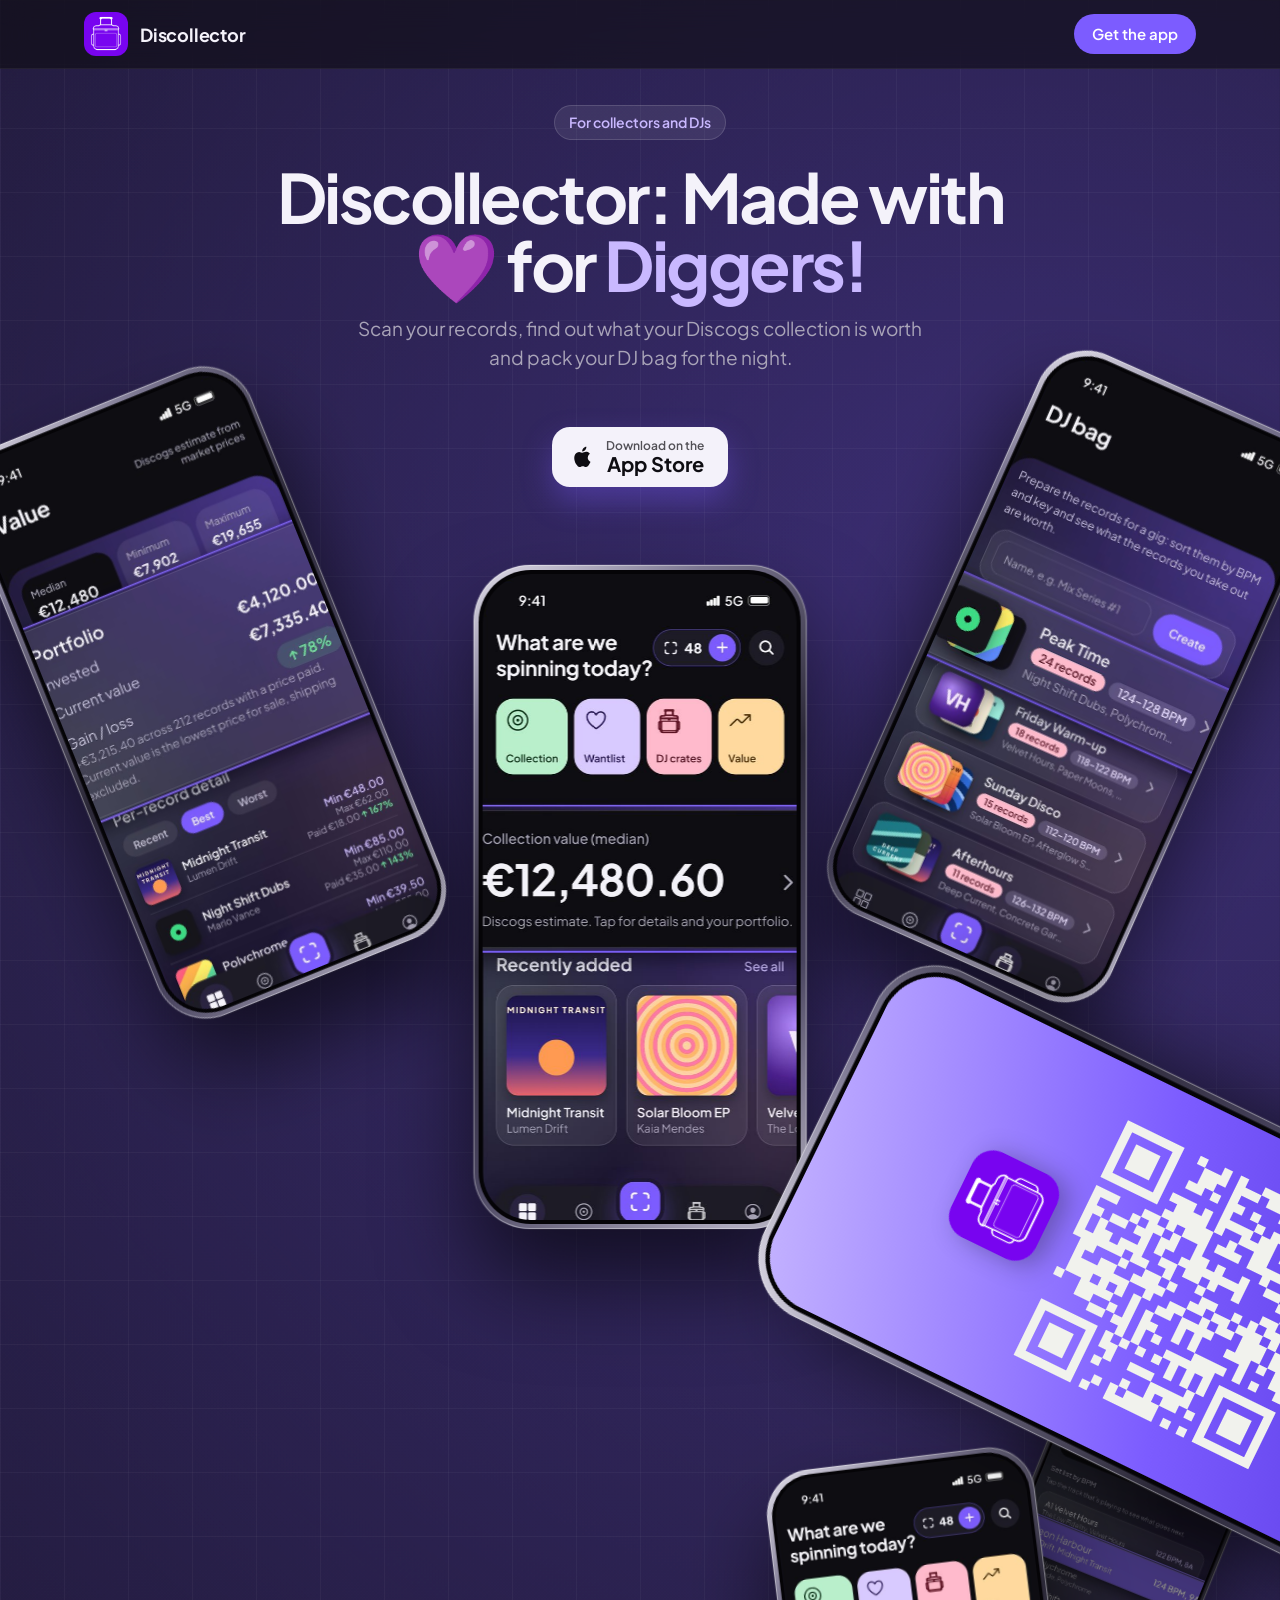
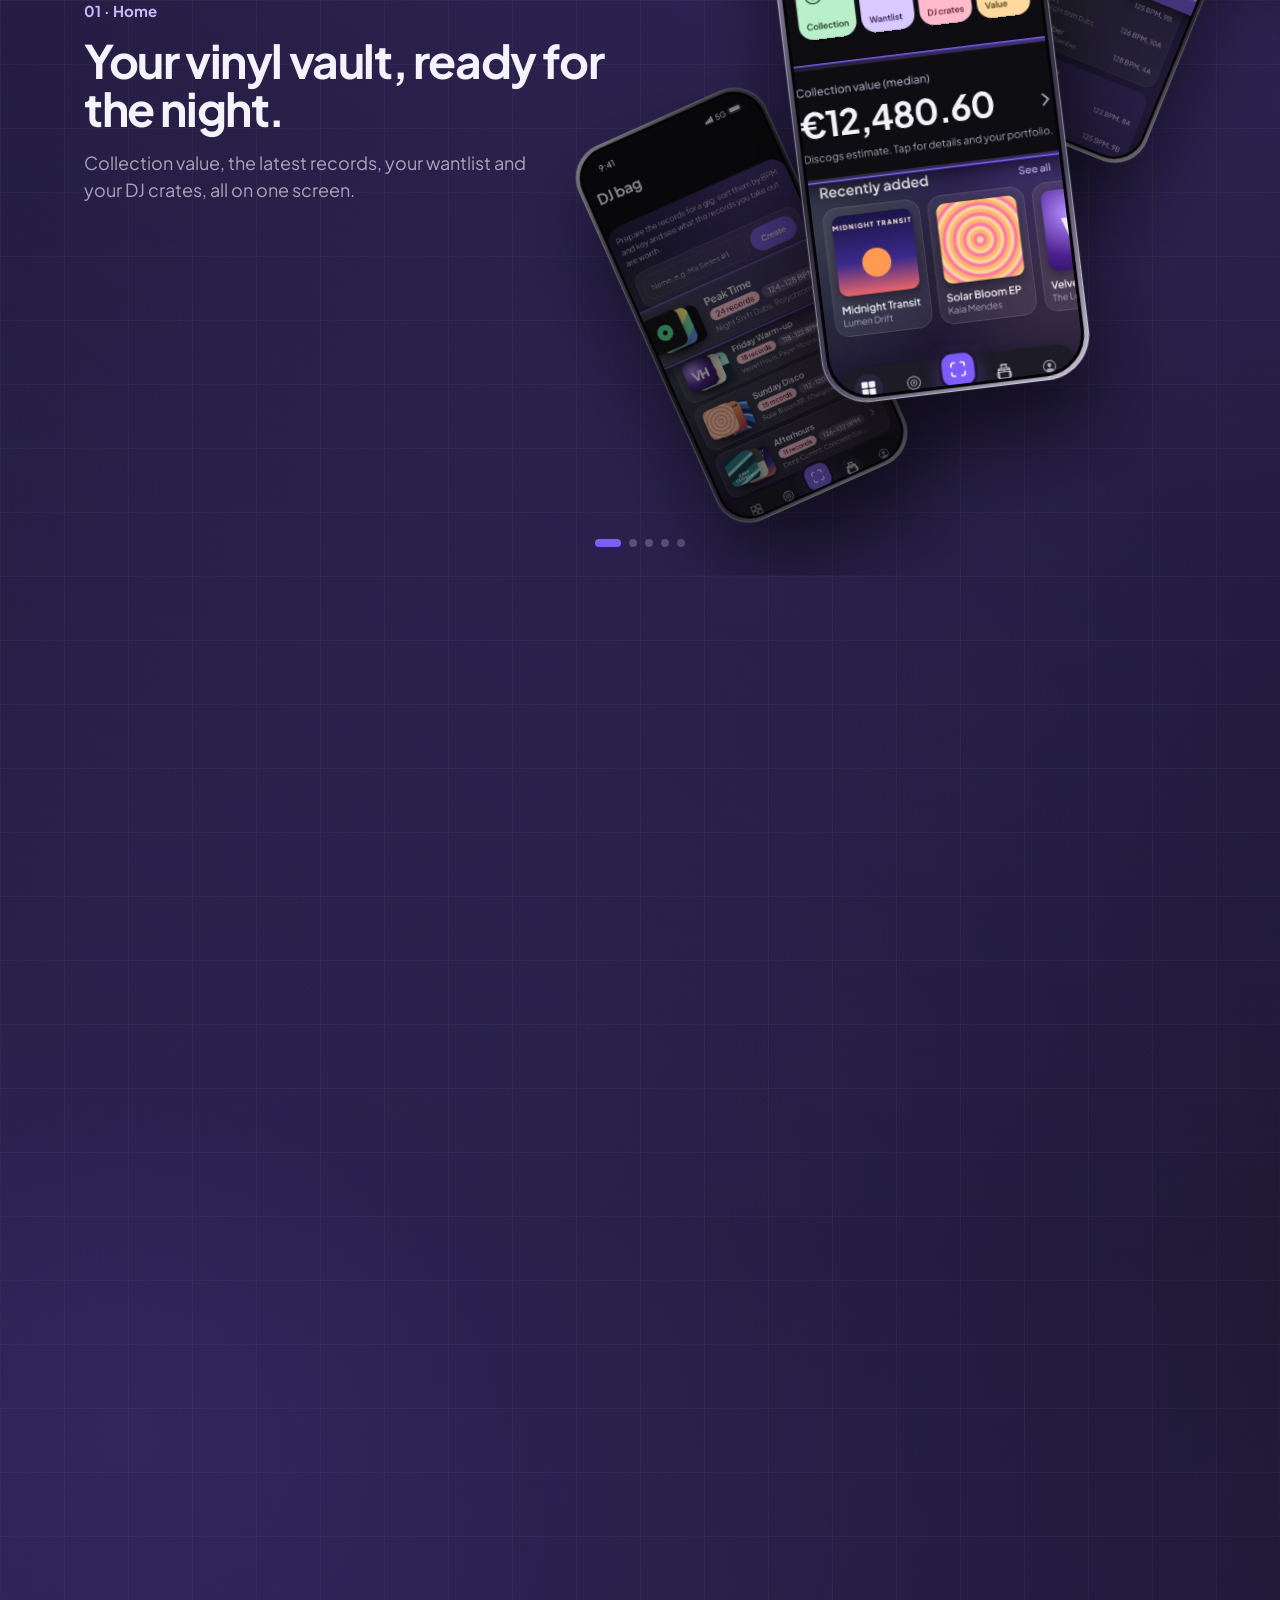
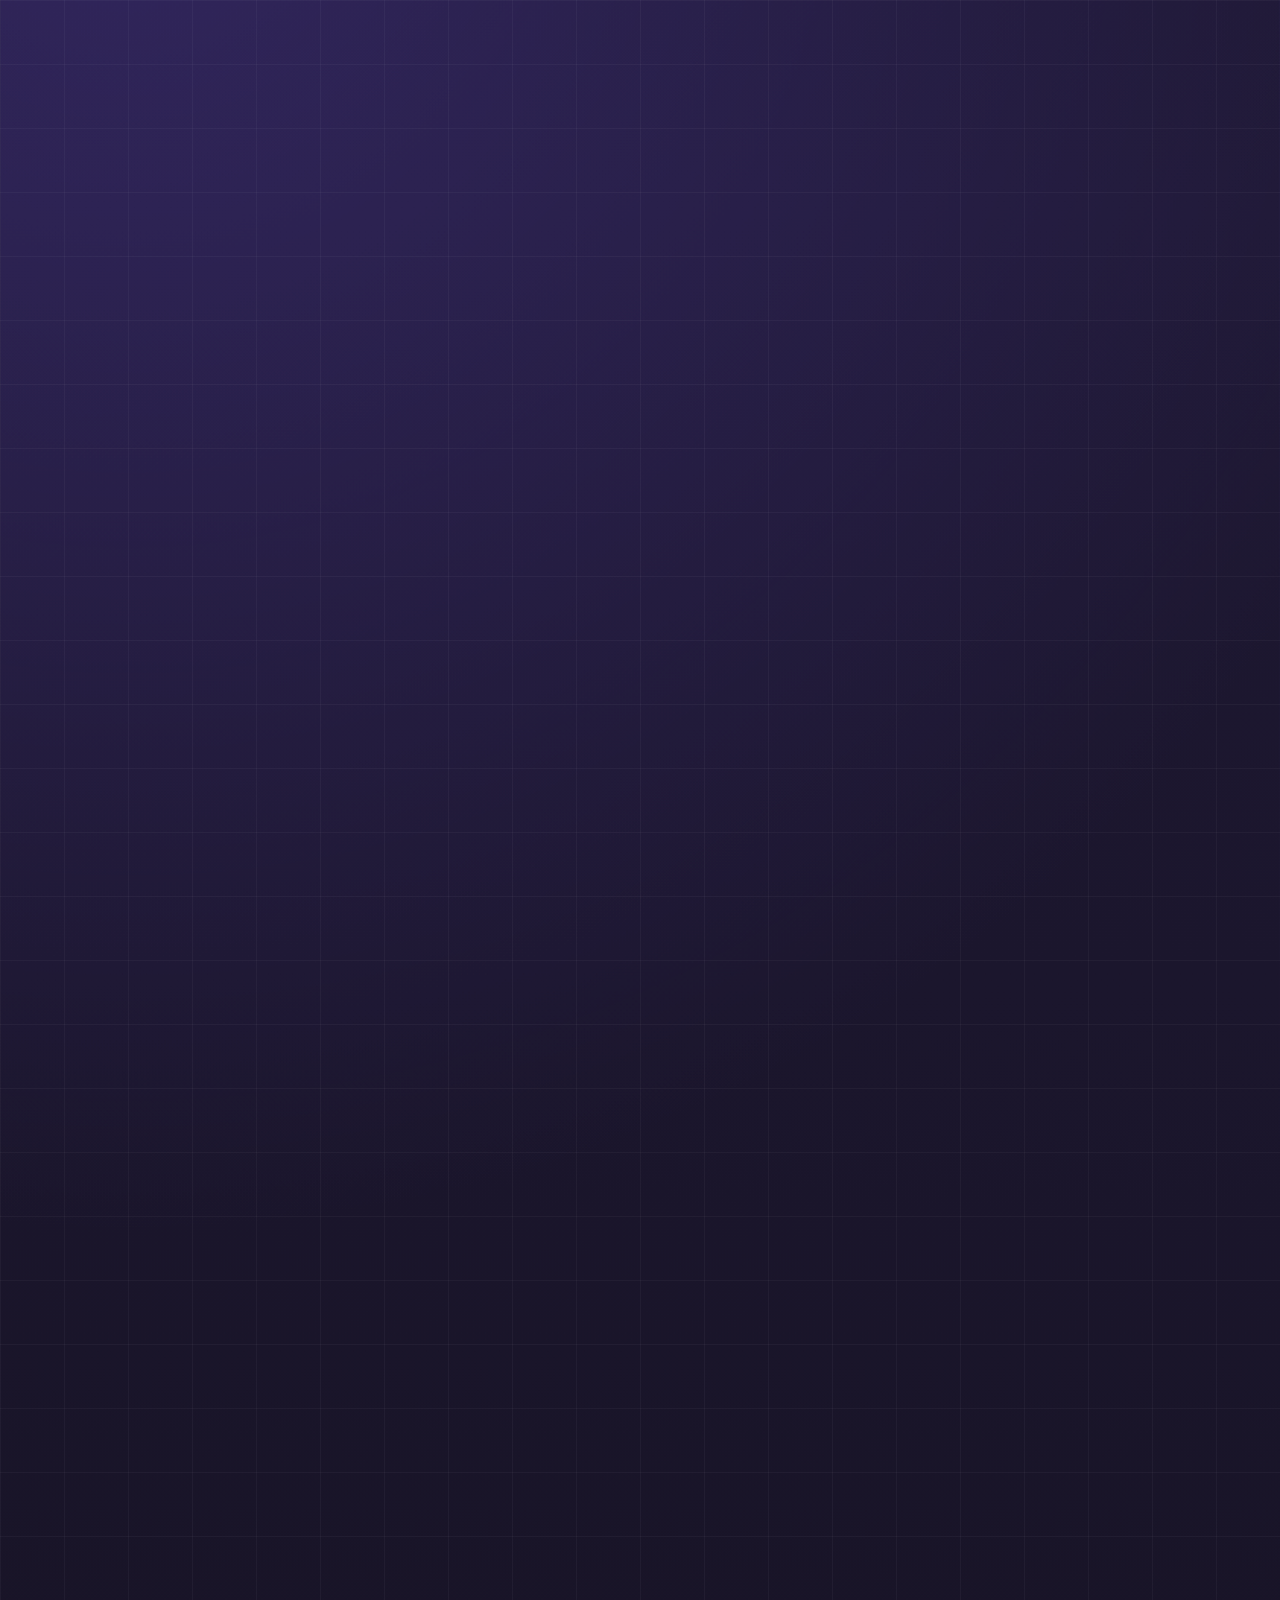
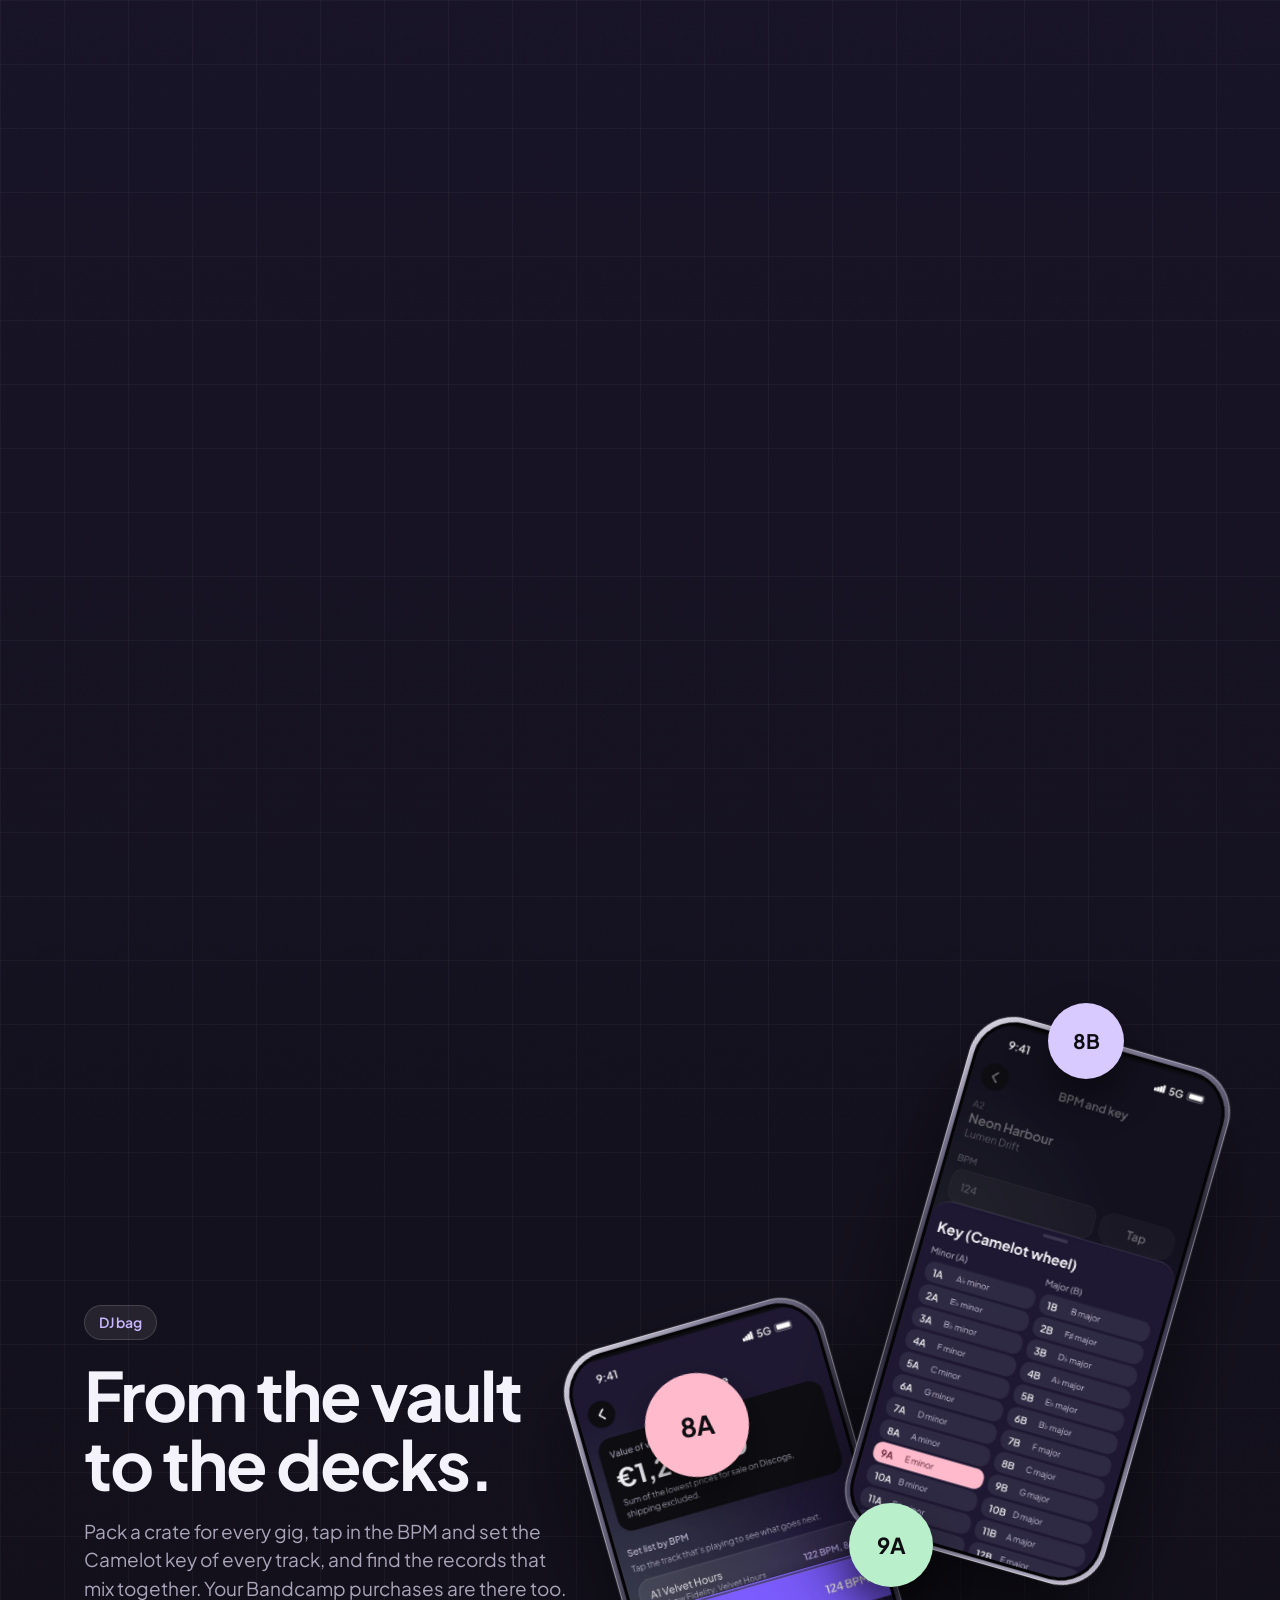
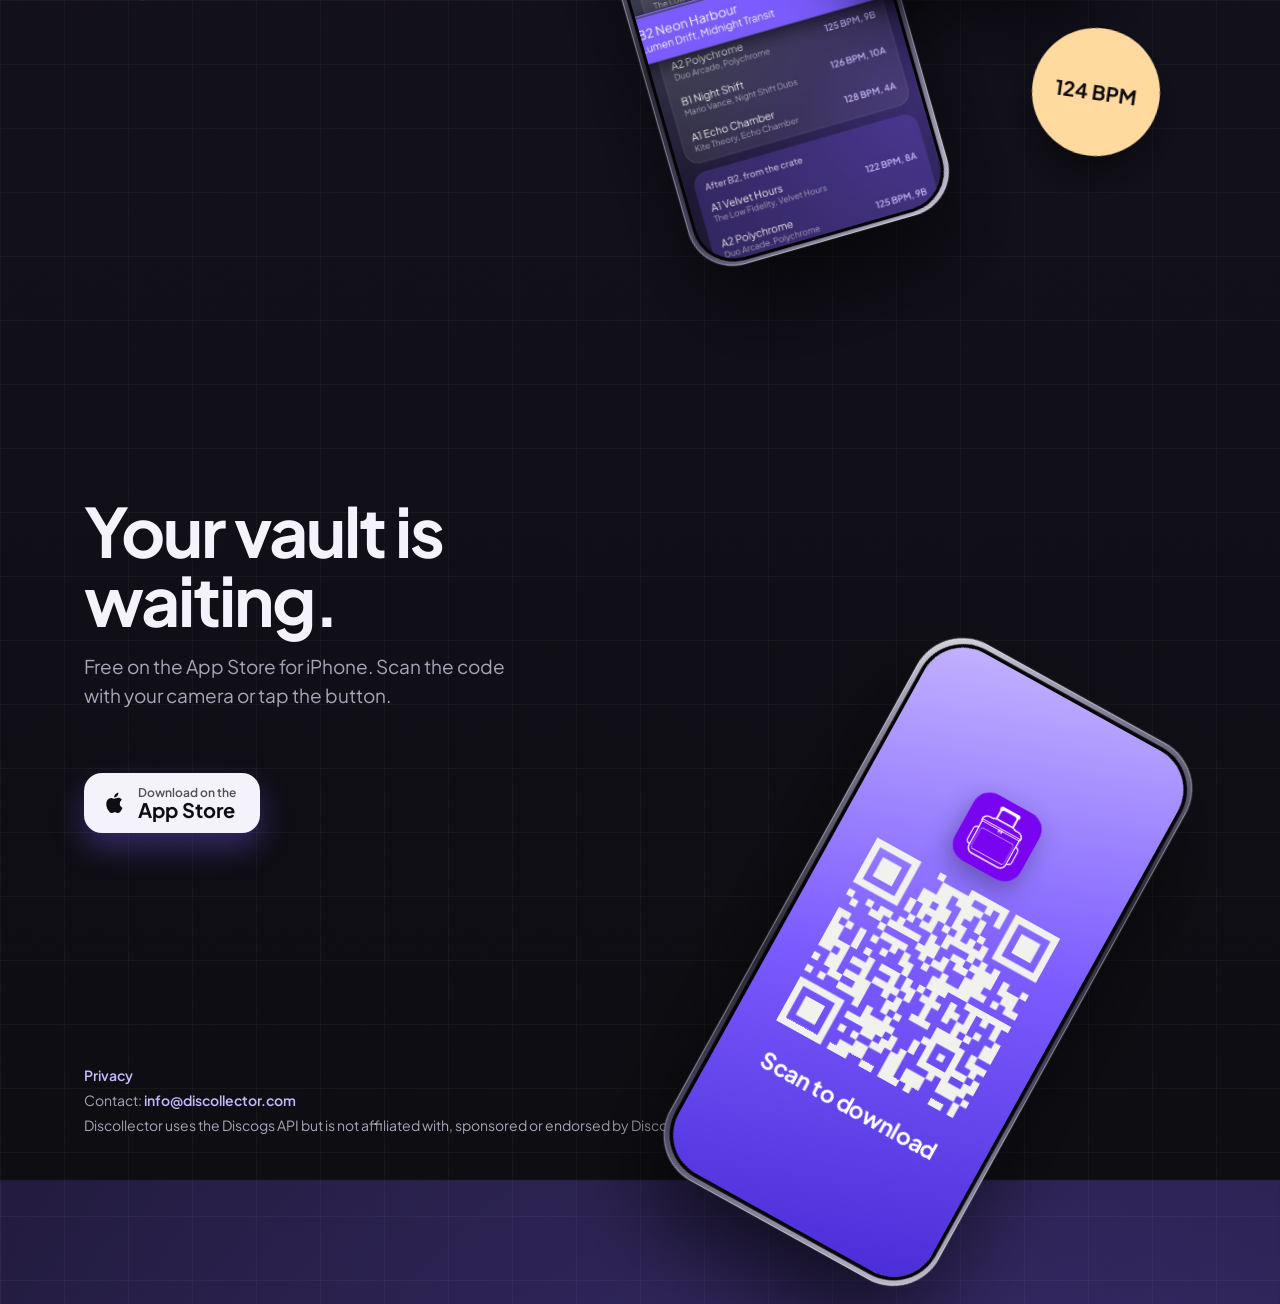
<file: index.html>
<!doctype html>
<html lang="en">
<head>
  <meta charset="utf-8">
  <script src="redirect.js"></script>
  <meta name="viewport" content="width=device-width, initial-scale=1">
  <title>Discollector: Made with 💜 for Diggers!</title>
  <meta name="description" content="Your Discogs collection on your phone: scan your records, see what they are worth and pack your DJ bag for the night.">
  <meta name="theme-color" content="#0E0D12">
  <meta property="og:title" content="Discollector: Made with 💜 for Diggers!">
  <meta property="og:description" content="Made with 💜 for Diggers! Scan, value, pack your DJ bag for the night.">
  <meta property="og:image" content="https://discollector.com/icon.png">
  <link rel="icon" href="favicon.png">
  <link rel="apple-touch-icon" href="icon.png">
  <link rel="stylesheet" href="style.css">
  <link rel="stylesheet" href="landing.css">
  <script src="landing.js" defer></script>
</head>
<body class="landing">
  <!-- Pulsanti e QR (img/qr-app-store.svg) puntano a https://apps.apple.com/app/id6830593741 -->
  <nav class="top">
    <div class="wide">
      <a class="brand" href="./"><img src="icon.png" alt=""><span>Discollector</span></a>
      <a class="pill" href="https://apps.apple.com/app/id6830593741">Get the app</a>
    </div>
  </nav>

  <!-- Apertura: titolo e telefoni a ventaglio che si aprono scorrendo -->
  <header class="hero" data-scroll>
    <div class="hero-copy wide">
      <span class="eyebrow">For collectors and DJs</span>
      <h1>Discollector: Made with 💜 for <em>Diggers!</em></h1>
      <p>Scan your records, find out what your Discogs collection is worth and pack your DJ bag for the night.</p>
      <a class="store" href="https://apps.apple.com/app/id6830593741">
        <svg viewBox="0 0 24 24" aria-hidden="true"><path fill="currentColor" d="M16.4 12.6c0-2.4 2-3.5 2-3.6-1.1-1.6-2.8-1.8-3.4-1.8-1.4-.1-2.8.9-3.5.9-.7 0-1.8-.8-3-.8-1.5 0-3 .9-3.8 2.3-1.6 2.8-.4 7 1.2 9.3.8 1.1 1.7 2.4 2.9 2.3 1.2 0 1.6-.7 3-.7s1.8.7 3 .7c1.3 0 2.1-1.1 2.8-2.3.9-1.3 1.3-2.6 1.3-2.6s-2.5-1-2.5-3.7zM14.1 5.6c.6-.8 1.1-1.9 1-3-1 0-2.1.6-2.8 1.4-.6.7-1.2 1.8-1 2.9 1 .1 2.1-.5 2.8-1.3z"/></svg>
        <span><small>Download on the</small>App Store</span>
      </a>
    </div>
    <div class="fan" aria-hidden="true">
      <div class="slot s1"><div class="phone"><div class="screen"><img src="img/value.jpg" alt=""></div></div></div>
      <div class="slot s2"><div class="phone"><div class="screen"><img src="img/home.jpg" alt=""></div></div></div>
      <div class="slot s3"><div class="phone"><div class="screen"><img src="img/dj-bag.jpg" alt=""></div></div></div>
      <div class="slot s4"><div class="phone"><div class="screen qr-screen">
        <img class="qr-logo" src="icon.png" alt="">
        <img class="qr-code" src="img/qr-app-store.svg" alt="">
        <b>Scan to download</b>
      </div></div></div>
    </div>
  </header>

  <!-- Racconto: il telefono resta fermo, scorrendo cambiano schermata e testo -->
  <section class="story" data-scroll data-steps="5">
    <div class="sticky">
      <div class="wide story-grid">
        <ol class="captions">
          <li class="on"><span>01 · Home</span><h2>Your vinyl vault, ready for the night.</h2><p>Collection value, the latest records, your wantlist and your DJ crates, all on one screen.</p></li>
          <li><span>02 · Collection</span><h2>Your whole Discogs collection, in your pocket.</h2><p>Sign in with Discogs and your records are already there, with filters for format, genre, style and year.</p></li>
          <li><span>03 · Scan</span><h2>New record? Just scan it.</h2><p>From the barcode or a photo of the sleeve, it is in your vault in seconds.</p></li>
          <li><span>04 · Condition</span><h2>Every detail in its place.</h2><p>Media and sleeve grades in one tap, the price you paid and market prices.</p></li>
          <li><span>05 · Value</span><h2>Watch your vault grow in value.</h2><p>Market prices and gains record by record. Star the records you are hunting and get notified when they drop below your price.</p></li>
        </ol>
        <div class="story-stage" aria-hidden="true">
          <div class="slot back b1"><div class="phone"><div class="screen"><img src="img/dj-bag.jpg" alt=""></div></div></div>
          <div class="slot back b2"><div class="phone"><div class="screen"><img src="img/set-list.jpg" alt=""></div></div></div>
          <div class="slot main"><div class="phone"><div class="screen stack">
            <img class="on" src="img/home.jpg" alt="">
            <img src="img/collection.jpg" alt="">
            <img src="img/scan.jpg" alt="">
            <img src="img/detail.jpg" alt="">
            <img src="img/value.jpg" alt="">
          </div></div></div>
        </div>
      </div>
      <div class="dots" aria-hidden="true"><i class="on"></i><i></i><i></i><i></i><i></i></div>
    </div>
  </section>

  <!-- Borsa: due telefoni che scorrono in senso opposto, con le chiavi Camelot -->
  <section class="dj" data-scroll>
    <div class="wide dj-grid">
    <div class="dj-copy">
      <span class="eyebrow">DJ bag</span>
      <h2>From the vault to the decks.</h2>
      <p>Pack a crate for every gig, tap in the BPM and set the Camelot key of every track, and find the records that mix together. Your Bandcamp purchases are there too.</p>
    </div>
    <div class="dj-stage" aria-hidden="true">
      <div class="slot d1"><div class="phone"><div class="screen"><img src="img/set-list.jpg" alt=""></div></div></div>
      <div class="slot d2"><div class="phone"><div class="screen"><img src="img/bpm-key.jpg" alt=""></div></div></div>
      <span class="key k1">8A</span><span class="key k2">9A</span><span class="key k3">124 BPM</span><span class="key k4">8B</span>
    </div>
    </div>
  </section>

  <!-- Finale: il telefono col QR sale e si raddrizza -->
  <section class="final" data-scroll>
    <div class="wide final-grid">
      <div>
        <h2>Your vault is waiting.</h2>
        <p>Free on the App Store for iPhone. Scan the code with your camera or tap the button.</p>
        <a class="store" href="https://apps.apple.com/app/id6830593741">
          <svg viewBox="0 0 24 24" aria-hidden="true"><path fill="currentColor" d="M16.4 12.6c0-2.4 2-3.5 2-3.6-1.1-1.6-2.8-1.8-3.4-1.8-1.4-.1-2.8.9-3.5.9-.7 0-1.8-.8-3-.8-1.5 0-3 .9-3.8 2.3-1.6 2.8-.4 7 1.2 9.3.8 1.1 1.7 2.4 2.9 2.3 1.2 0 1.6-.7 3-.7s1.8.7 3 .7c1.3 0 2.1-1.1 2.8-2.3.9-1.3 1.3-2.6 1.3-2.6s-2.5-1-2.5-3.7zM14.1 5.6c.6-.8 1.1-1.9 1-3-1 0-2.1.6-2.8 1.4-.6.7-1.2 1.8-1 2.9 1 .1 2.1-.5 2.8-1.3z"/></svg>
          <span><small>Download on the</small>App Store</span>
        </a>
      </div>
      <div class="final-stage">
        <div class="slot f1"><div class="phone"><div class="screen qr-screen">
          <img class="qr-logo" src="icon.png" alt="">
          <img class="qr-code" src="img/qr-app-store.svg" alt="QR code to download Discollector from the App Store">
          <b>Scan to download</b>
        </div></div></div>
      </div>
    </div>
    <footer class="wide">
      <p><a href="privacy.html">Privacy</a></p>
      <p>Contact: <a href="mailto:info@discollector.com">info@discollector.com</a></p>
      <p>Discollector uses the Discogs API but is not affiliated with, sponsored or endorsed by Discogs.</p>
    </footer>
  </section>
</body>
</html>
</file>
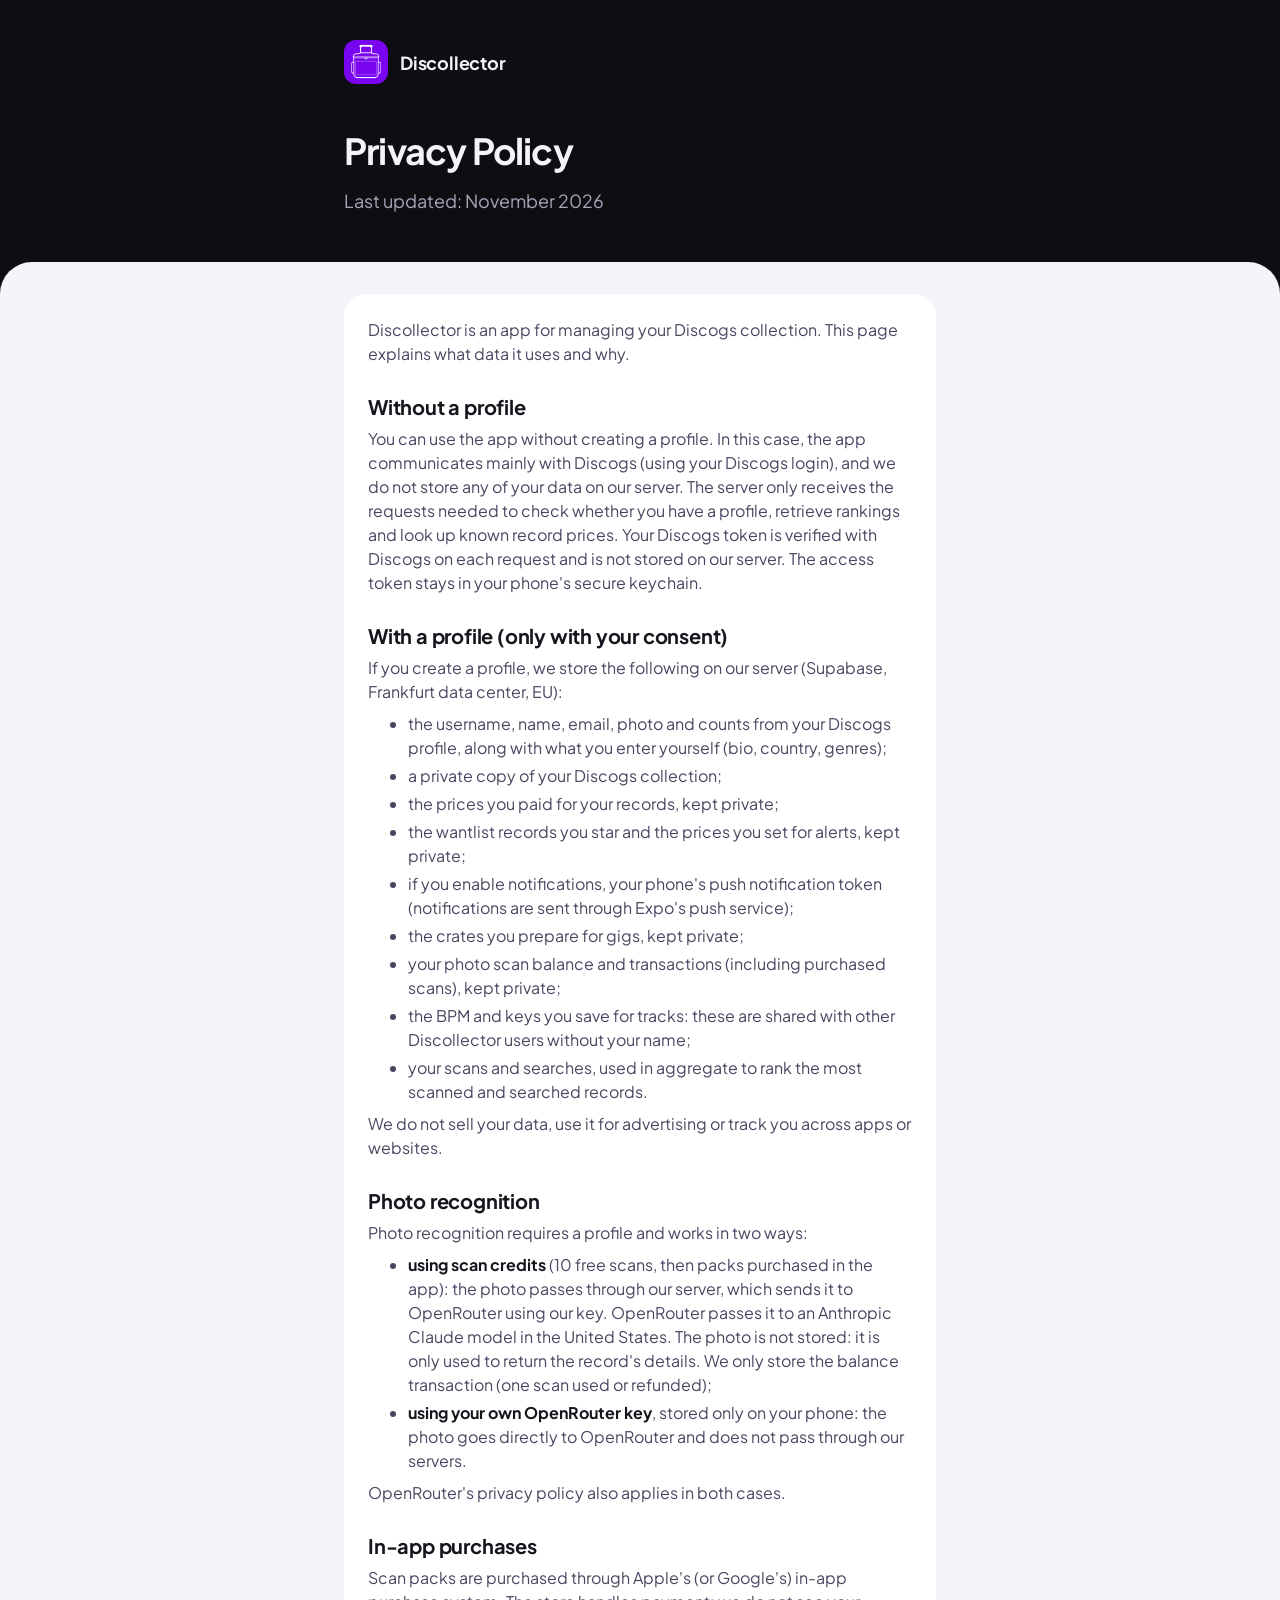
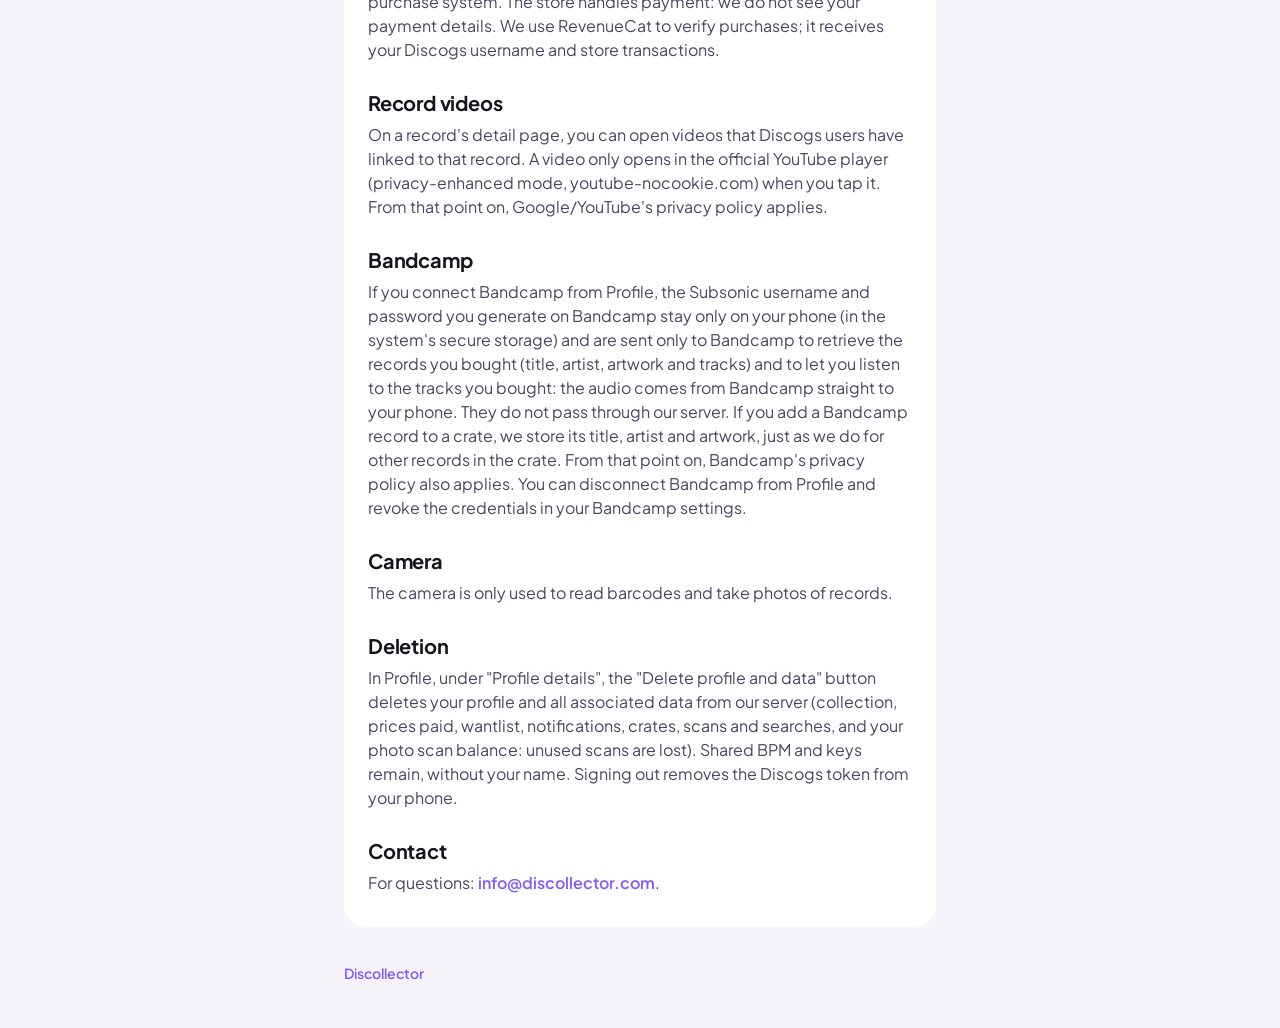
<file: privacy.html>
<!doctype html>
<html lang="en">
<head>
  <meta charset="utf-8">
  <meta name="viewport" content="width=device-width, initial-scale=1">
  <title>Discollector Privacy Policy</title>
  <script src="redirect.js"></script>
  <meta name="theme-color" content="#0E0D12">
  <link rel="icon" href="favicon.png">
  <link rel="apple-touch-icon" href="icon.png">
  <link rel="stylesheet" href="style.css">
</head>
<body>
  <header>
    <div class="wrap">
      <a class="brand" href="./"><img src="icon.png" alt=""><span>Discollector</span></a>
      <!-- Stesso testo di docs/PRIVACY.md nella repo dell'app: se cambia uno, aggiorna l'altro. -->
      <h1>Privacy Policy</h1>
      <p>Last updated: November 2026</p>
    </div>
  </header>

  <main class="sheet">
    <div class="wrap">
      <div class="card">
    <p>Discollector is an app for managing your Discogs collection. This page explains what data it uses and why.</p>

    <h2>Without a profile</h2>
    <p>You can use the app without creating a profile. In this case, the app communicates mainly with Discogs (using your Discogs
    login), and we do not store any of your data on our server. The server only receives the requests needed to check whether you
    have a profile, retrieve rankings and look up known record prices. Your Discogs token is verified with Discogs on each request
    and is not stored on our server. The access token stays in your phone's secure keychain.</p>

    <h2>With a profile (only with your consent)</h2>
    <p>If you create a profile, we store the following on our server (Supabase, Frankfurt data center, EU):</p>
    <ul>
      <li>the username, name, email, photo and counts from your Discogs profile, along with what you enter yourself (bio, country, genres);</li>
      <li>a private copy of your Discogs collection;</li>
      <li>the prices you paid for your records, kept private;</li>
      <li>the wantlist records you star and the prices you set for alerts, kept private;</li>
      <li>if you enable notifications, your phone's push notification token (notifications are sent through Expo's push service);</li>
      <li>the crates you prepare for gigs, kept private;</li>
      <li>your photo scan balance and transactions (including purchased scans), kept private;</li>
      <li>the BPM and keys you save for tracks: these are shared with other Discollector users without your name;</li>
      <li>your scans and searches, used in aggregate to rank the most scanned and searched records.</li>
    </ul>
    <p>We do not sell your data, use it for advertising or track you across apps or websites.</p>

    <h2>Photo recognition</h2>
    <p>Photo recognition requires a profile and works in two ways:</p>
    <ul>
      <li><strong>using scan credits</strong> (10 free scans, then packs purchased in the app): the photo passes through our server,
      which sends it to OpenRouter using our key. OpenRouter passes it to an Anthropic Claude model in the United States. The photo
      is not stored: it is only used to return the record's details. We only store the balance transaction (one scan used or refunded);</li>
      <li><strong>using your own OpenRouter key</strong>, stored only on your phone: the photo goes directly to OpenRouter and does not pass through our servers.</li>
    </ul>
    <p>OpenRouter's privacy policy also applies in both cases.</p>

    <h2>In-app purchases</h2>
    <p>Scan packs are purchased through Apple's (or Google's) in-app purchase system. The store handles payment: we do not see your
    payment details. We use RevenueCat to verify purchases; it receives your Discogs username and store transactions.</p>

    <h2>Record videos</h2>
    <p>On a record's detail page, you can open videos that Discogs users have linked to that record. A video only opens in the
    official YouTube player (privacy-enhanced mode, youtube-nocookie.com) when you tap it. From that point on, Google/YouTube's
    privacy policy applies.</p>

    <h2>Bandcamp</h2>
    <p>If you connect Bandcamp from Profile, the Subsonic username and password you generate on Bandcamp stay only on your phone
    (in the system's secure storage) and are sent only to Bandcamp to retrieve the records you bought (title, artist, artwork and
    tracks) and to let you listen to the tracks you bought: the audio comes from Bandcamp straight to your phone. They do not pass through our server. If you add a Bandcamp record to a crate, we store its title, artist and artwork,
    just as we do for other records in the crate. From that point on, Bandcamp's privacy policy also applies. You can disconnect
    Bandcamp from Profile and revoke the credentials in your Bandcamp settings.</p>

    <h2>Camera</h2>
    <p>The camera is only used to read barcodes and take photos of records.</p>

    <h2>Deletion</h2>
    <p>In Profile, under "Profile details", the "Delete profile and data" button deletes your profile and all associated data from
    our server (collection, prices paid, wantlist, notifications, crates, scans and searches, and your photo scan balance: unused
    scans are lost). Shared BPM and keys remain, without your name. Signing out removes the Discogs token from your phone.</p>

    <h2>Contact</h2>
    <p>For questions: <a href="mailto:info@discollector.com">info@discollector.com</a>.</p>
      </div>

      <footer>
        <p><a href="./">Discollector</a></p>
      </footer>
    </div>
  </main>
</body>
</html>
</file>
<file: style.css>
/* Stessi token di src/components/theme.ts dell'app (tema Groove): intestazione scura, foglio chiaro arrotondato,
   un solo accento viola, un pastello per sezione, Plus Jakarta Sans. */
@font-face { font-family: 'Plus Jakarta Sans'; font-weight: 400; font-display: swap; src: url('fonts/plus-jakarta-sans-latin-400-normal.woff2') format('woff2'); }
@font-face { font-family: 'Plus Jakarta Sans'; font-weight: 600; font-display: swap; src: url('fonts/plus-jakarta-sans-latin-600-normal.woff2') format('woff2'); }
@font-face { font-family: 'Plus Jakarta Sans'; font-weight: 700; font-display: swap; src: url('fonts/plus-jakarta-sans-latin-700-normal.woff2') format('woff2'); }

:root {
  --paper: #F6F4FA;
  --paper2: #FFFFFF;
  --ink: #16141C;
  --ink2: #4B4560;
  --muted: #6E6880;
  --rule: #E4E0EE;
  --accent: #7C5CFF;
  --accent2: #6A48F5;
  --accent-ink: #FFFFFF;
  --night: #0E0D12;
  --night-ink: #F4F2FA;
  --night-muted: #A9A4B8;
  --mint: #B9F0CB;   --mint-ink: #10301D;
  --lilac: #D8C9FF;  --lilac-ink: #2A1A5E;
  --pink: #FFBBCB;   --pink-ink: #5A1426;
  --amber: #FFD99E;  --amber-ink: #4D3008;
}

* { box-sizing: border-box; }

body {
  margin: 0;
  background: var(--night);
  color: var(--ink2);
  font-family: 'Plus Jakarta Sans', system-ui, -apple-system, sans-serif;
  font-size: 16px;
  line-height: 1.5;
  -webkit-text-size-adjust: 100%;
  min-height: 100vh;
  display: flex;
  flex-direction: column;
}

.wrap { max-width: 640px; margin: 0 auto; padding: 0 24px; }

/* Intestazione scura */
header { color: var(--night-muted); padding: 40px 0 48px; }
.brand { display: inline-flex; align-items: center; gap: 12px; text-decoration: none; color: var(--night-ink); }
.brand img { width: 44px; height: 44px; border-radius: 12px; }
.brand span { font-weight: 700; font-size: 18px; letter-spacing: -0.2px; }
header h1 { color: var(--night-ink); font-weight: 700; font-size: 36px; line-height: 1.15; letter-spacing: -0.8px; margin: 40px 0 0; }
header p { font-size: 18px; margin: 16px 0 0; }

.store {
  display: inline-flex;
  align-items: center;
  min-height: 52px;
  margin-top: 32px;
  padding: 0 28px;
  border-radius: 999px;
  background: var(--accent);
  color: var(--accent-ink);
  font-weight: 600;
  text-decoration: none;
}
.store:active { background: var(--accent2); }

/* Foglio chiaro */
.sheet {
  background: var(--paper);
  border-radius: 32px 32px 0 0;
  padding: 32px 0 40px;
  flex: 1;
}

.tiles { display: grid; grid-template-columns: 1fr 1fr; gap: 12px; list-style: none; padding: 0; margin: 0; }
.tiles li { border-radius: 22px; padding: 20px; }
.tiles strong { display: block; font-weight: 700; font-size: 20px; letter-spacing: -0.2px; margin-bottom: 6px; }
.tile-mint  { background: var(--mint);  color: var(--mint-ink); }
.tile-lilac { background: var(--lilac); color: var(--lilac-ink); }
.tile-pink  { background: var(--pink);  color: var(--pink-ink); }
.tile-amber { background: var(--amber); color: var(--amber-ink); }

.card { background: var(--paper2); border-radius: 22px; padding: 24px; }
.card h2 { color: var(--ink); font-weight: 700; font-size: 20px; line-height: 1.25; letter-spacing: -0.2px; margin: 28px 0 8px; }
.card h2:first-child { margin-top: 0; }
.card p, .card ul { margin: 8px 0; }
.card > p:first-child { margin-top: 0; }
.card li { margin: 4px 0; }
.card strong { color: var(--ink); }

footer { color: var(--muted); font-size: 14px; padding-top: 32px; }
footer p { margin: 4px 0; }
a { color: var(--accent); font-weight: 600; text-decoration: none; }
a:hover { text-decoration: underline; }

@media (max-width: 520px) {
  .wrap { padding: 0 16px; }
  header { padding: 28px 0 36px; }
  header h1 { font-size: 30px; margin-top: 32px; }
  .tiles { grid-template-columns: 1fr; }
  .sheet { padding-top: 24px; }
  .card { padding: 20px; }
}
</file>
<file: landing.css>
/* Solo la landing (index.html). Tema notte dell'app su una griglia sottile, telefoni inclinati che si muovono scorrendo.
   I token restano quelli di style.css (stessi di src/components/theme.ts). --p (0→1) è l'avanzamento di ogni sezione,
   scritto da landing.js. */
:root {
  --plum: #1E1833;
  --glass: rgba(255,255,255,0.08);
  --glass-edge: rgba(255,255,255,0.14);
  --accent-text: #C9B8FF;
}

body.landing {
  display: block;
  color: var(--night-muted);
  background-color: var(--night);
  background-image:
    linear-gradient(rgba(255,255,255,0.035) 1px, transparent 1px),
    linear-gradient(90deg, rgba(255,255,255,0.035) 1px, transparent 1px),
    radial-gradient(circle at 80% 8%, rgba(124,92,255,0.40) 0%, rgba(124,92,255,0) 32%),
    radial-gradient(circle at 10% 40%, rgba(124,92,255,0.22) 0%, rgba(124,92,255,0) 30%),
    linear-gradient(180deg, var(--night) 0%, var(--plum) 45%, var(--night) 100%);
  background-size: 64px 64px, 64px 64px, 100% 100%, 100% 100%, 100% 100%;
  overflow-x: hidden;
}
.wide { max-width: 1160px; margin: 0 auto; padding: 0 24px; }
.landing section, .landing .hero { position: relative; overflow-x: clip; }

/* Barra in alto */
.top { position: sticky; top: 0; z-index: 20; background: rgba(14,13,18,0.6); backdrop-filter: blur(14px); -webkit-backdrop-filter: blur(14px); border-bottom: 1px solid rgba(255,255,255,0.06); }
.top .wide { display: flex; align-items: center; justify-content: space-between; min-height: 68px; }
.pill { display: inline-flex; align-items: center; min-height: 40px; padding: 0 18px; border-radius: 999px; background: var(--accent); color: var(--accent-ink); font-size: 15px; }
.pill:hover { text-decoration: none; background: var(--accent2); }

.eyebrow { display: inline-block; padding: 6px 14px; border-radius: 999px; background: var(--glass); border: 1px solid var(--glass-edge); color: var(--accent-text); font-weight: 600; font-size: 14px; }
.landing h1, .landing h2 { color: var(--night-ink); font-weight: 700; margin: 0; }
.landing h1 em { font-style: normal; color: var(--accent-text); }

.store { display: inline-flex; align-items: center; gap: 10px; min-height: 60px; padding: 0 24px 0 18px; border-radius: 18px; background: var(--night-ink); color: var(--night); box-shadow: 0 14px 30px rgba(124,92,255,0.35); }
.store:hover { text-decoration: none; background: #FFFFFF; }
.store svg { width: 26px; height: 26px; }
.store span { display: flex; flex-direction: column; font-size: 20px; line-height: 1.1; font-weight: 700; }
.store small { font-size: 12px; font-weight: 600; opacity: 0.7; }

/* Telefono: cornice in titanio, schermo con la cattura vera */
.slot { position: absolute; width: var(--w); will-change: transform; }
.phone {
  width: 100%;
  aspect-ratio: 600 / 1197;
  padding: calc(var(--w) * 0.028);
  border-radius: calc(var(--w) * 0.17);
  background: linear-gradient(145deg, #E4E1EC 0%, #7A7590 18%, #2B2837 45%, #4A4560 70%, #C9C5D6 100%);
  box-shadow: 0 50px 90px rgba(0,0,0,0.6), 0 0 0 1px rgba(255,255,255,0.12), inset 0 0 0 1px rgba(255,255,255,0.35);
}
.screen { position: relative; width: 100%; height: 100%; overflow: hidden; border-radius: calc(var(--w) * 0.145); background: #000; box-shadow: 0 0 0 calc(var(--w) * 0.012) #050407; }
.screen img { display: block; width: 100%; height: 100%; object-fit: cover; object-position: top; }

/* Schermata col QR */
.qr-screen {
  display: flex; flex-direction: column; align-items: center; justify-content: center; gap: calc(var(--w) * 0.07);
  background: linear-gradient(160deg, #C4B3FF 0%, var(--accent) 50%, #4A2BD6 100%);
  color: #FFFFFF; text-align: center;
}
.screen .qr-logo { width: 26%; height: auto; border-radius: 24%; box-shadow: 0 10px 24px rgba(30,24,51,0.35); }
.screen .qr-code { width: 72%; height: auto; filter: invert(1); }
.qr-screen b { font-size: calc(var(--w) * 0.075); letter-spacing: -0.3px; }

/* Entrata dei telefoni al caricamento */
.js .phone { animation: rise 1.1s cubic-bezier(.2,.8,.2,1) both; }
.js .s1 .phone { animation-delay: .15s; }
.js .s3 .phone { animation-delay: .25s; }
.js .s4 .phone { animation-delay: .4s; }
@keyframes rise { from { opacity: 0; transform: translateY(30%) scale(.92); } }

/* Apertura */
.hero { padding: 36px 0 0; }
.hero-copy { text-align: center; position: relative; z-index: 5; }
.hero h1 { font-size: clamp(40px, 5.6vw, 68px); line-height: 1; letter-spacing: -2.5px; margin: 22px auto 0; max-width: 11em; }
.hero-copy > p { font-size: 19px; max-width: 30em; margin: 16px auto 24px; }
.fan { position: relative; height: clamp(520px, 62vw, 780px); margin-top: 8px; }
.s1 { --w: clamp(170px, 24vw, 320px); left: 4%; top: -14%; z-index: 2;
  transform: translate(calc(var(--p) * -12vw), calc(var(--p) * 14vh)) rotate(calc(-22deg - var(--p) * 14deg)); }
.s2 { --w: clamp(190px, 26vw, 340px); left: 50%; top: 9%; z-index: 3;
  transform: translate(-50%, calc(var(--p) * -10vh)) rotate(calc(var(--p) * -5deg)); }
.s3 { --w: clamp(170px, 24vw, 320px); right: 4%; top: -16%; z-index: 2;
  transform: translate(calc(var(--p) * 12vw), calc(var(--p) * 10vh)) rotate(calc(24deg + var(--p) * 14deg)); }
.s4 { --w: clamp(200px, 30vw, 400px); right: -6%; top: 52%; z-index: 4;
  transform: translate(calc(var(--p) * -8vw), calc(var(--p) * -24vh)) rotate(calc(-64deg + var(--p) * 20deg)); }

/* Racconto con il telefono fermo */
.story { height: 500vh; }
.sticky { position: sticky; top: 0; height: 100vh; height: 100svh; display: flex; flex-direction: column; justify-content: center; overflow: hidden; }
.story-grid { display: grid; grid-template-columns: 1fr 1fr; gap: 40px; align-items: center; width: 100%; }
.captions { list-style: none; margin: 0; padding: 0; display: grid; position: relative; z-index: 4; }
.captions li { grid-area: 1 / 1; opacity: 0; transform: translateY(28px); transition: opacity .5s, transform .5s; pointer-events: none; }
.captions li.on { opacity: 1; transform: none; pointer-events: auto; }
.captions span { color: var(--accent-text); font-weight: 700; font-size: 15px; }
.captions h2 { font-size: clamp(30px, 3.6vw, 48px); line-height: 1.04; letter-spacing: -1.4px; margin: 14px 0 16px; }
.captions p { font-size: 18px; max-width: 26em; margin: 0; }
.story-stage { position: relative; height: min(78vh, 720px); }
.main { --w: clamp(200px, 21vw, 300px); left: 50%; top: 50%; z-index: 3;
  transform: translate(-50%, -50%) rotate(calc(-7deg + var(--p) * 14deg)); }
.back { --w: clamp(160px, 16vw, 240px); top: 50%; z-index: 1; filter: brightness(.55) saturate(.8); }
.b1 { left: -4%; transform: translateY(calc(-50% + (0.5 - var(--p)) * 40vh)) rotate(-24deg); }
.b2 { right: -4%; transform: translateY(calc(-50% + (var(--p) - 0.5) * 40vh)) rotate(22deg); }
.stack img { position: absolute; inset: 0; opacity: 0; transform: scale(1.06); transition: opacity .55s, transform .7s; }
.stack img.on { opacity: 1; transform: none; }
.dots { position: absolute; left: 50%; bottom: 28px; transform: translateX(-50%); display: flex; gap: 8px; }
.dots i { width: 8px; height: 8px; border-radius: 4px; background: rgba(255,255,255,0.22); transition: width .3s, background .3s; }
.dots i.on { width: 26px; background: var(--accent); }

/* Borsa */
.dj { padding: 120px 0 40px; }
.dj-grid { display: grid; grid-template-columns: 0.9fr 1.1fr; gap: 24px; align-items: center; }
.dj-copy { position: relative; z-index: 5; }
.dj h2 { font-size: clamp(36px, 5.5vw, 68px); line-height: 1.02; letter-spacing: -2px; margin: 20px 0 18px; max-width: 12em; }
.dj-copy p { font-size: 19px; max-width: 30em; margin: 0; }
.dj-stage { position: relative; height: clamp(560px, 56vw, 720px); }
.d1 { --w: clamp(190px, 21vw, 290px); left: 4%; top: 8%; z-index: 2;
  transform: translateY(calc((0.5 - var(--p)) * 36vh)) rotate(calc(-16deg + var(--p) * 8deg)); }
.d2 { --w: clamp(190px, 21vw, 290px); right: 4%; top: 14%; z-index: 3;
  transform: translateY(calc((var(--p) - 0.5) * 36vh)) rotate(calc(16deg - var(--p) * 8deg)); }
.key { position: absolute; z-index: 4; display: grid; place-items: center; border-radius: 50%; font-weight: 700; color: var(--night);
  box-shadow: 0 20px 40px rgba(0,0,0,0.45); will-change: transform; }
.k1 { width: 104px; height: 104px; font-size: 26px; background: var(--pink);  left: 8%;  top: 20%; transform: translateY(calc((0.5 - var(--p)) * 30vh)) rotate(-8deg); }
.k2 { width: 84px;  height: 84px;  font-size: 22px; background: var(--mint);  left: 42%; top: 72%; transform: translateY(calc((var(--p) - 0.5) * 24vh)); }
.k3 { width: 128px; height: 128px; font-size: 20px; background: var(--amber); right: 6%; top: 58%; transform: translateY(calc((0.5 - var(--p)) * 26vh)) rotate(8deg); }
.k4 { width: 76px;  height: 76px;  font-size: 20px; background: var(--lilac); right: 12%; top: 6%; transform: translateY(calc((var(--p) - 0.5) * 30vh)); }

/* Finale col QR */
.final { padding: 80px 0 40px; }
.final-grid { display: grid; grid-template-columns: 1fr 1fr; gap: 40px; align-items: center; }
.final h2 { font-size: clamp(38px, 5.5vw, 68px); line-height: 1.02; letter-spacing: -2px; }
.final-grid p { font-size: 19px; max-width: 24em; margin: 18px 0 32px; }
.final-stage { position: relative; height: clamp(520px, 52vw, 700px); }
.f1 { --w: clamp(230px, 24vw, 330px); left: 50%; top: 50%;
  transform: translate(-50%, calc(-50% + max(0, 0.55 - var(--p)) * 60vh)) rotate(calc(max(0, 0.55 - var(--p)) * 60deg - 4deg)); }
.landing footer { padding-top: 64px; color: var(--night-muted); }
.landing footer a { color: var(--accent-text); }

@media (max-width: 800px) {
  .wide { padding: 0 16px; }
  .hero { padding-top: 36px; }
  .hero-copy > p, .dj-copy p, .final-grid p { font-size: 17px; }
  .fan { height: 128vw; margin-top: 32px; }
  .s1, .s3 { --w: 40vw; }
  .s1 { left: -6%; }
  .s3 { right: -6%; }
  .s2 { --w: 46vw; }
  .s4 { --w: 52vw; right: -14%; top: 56%; }
  .story-grid { grid-template-columns: 1fr; gap: 16px; align-content: center; }
  .captions h2 { font-size: 28px; letter-spacing: -0.8px; margin: 8px 0 8px; }
  .captions p { font-size: 16px; }
  .story-stage { height: 60svh; }
  .main { --w: min(46vw, 30svh); }
  .back { --w: min(34vw, 22svh); }
  .b1 { left: 2%; }
  .b2 { right: 2%; }
  .dots { bottom: 14px; }
  .dj { padding-top: 64px; }
  .dj-grid { grid-template-columns: 1fr; }
  .dj-stage { height: 120vw; }
  .d1, .d2 { --w: 44vw; }
  .d1 { left: 4%; }
  .d2 { right: 4%; }
  .k1 { width: 72px; height: 72px; font-size: 19px; left: 2%; }
  .k2 { width: 60px; height: 60px; font-size: 16px; }
  .k3 { width: 88px; height: 88px; font-size: 15px; right: 2%; }
  .k4 { width: 56px; height: 56px; font-size: 15px; }
  .final-grid { grid-template-columns: 1fr; }
  .final-stage { height: 120vw; max-height: 620px; }
  .f1 { --w: 56vw; }
}

/* Movimento ridotto: telefoni fermi, cambiano solo le schermate */
@media (prefers-reduced-motion: reduce) {
  .landing [data-scroll] { --p: 0.5 !important; }
  .js .phone { animation: none; }
}
</file>
